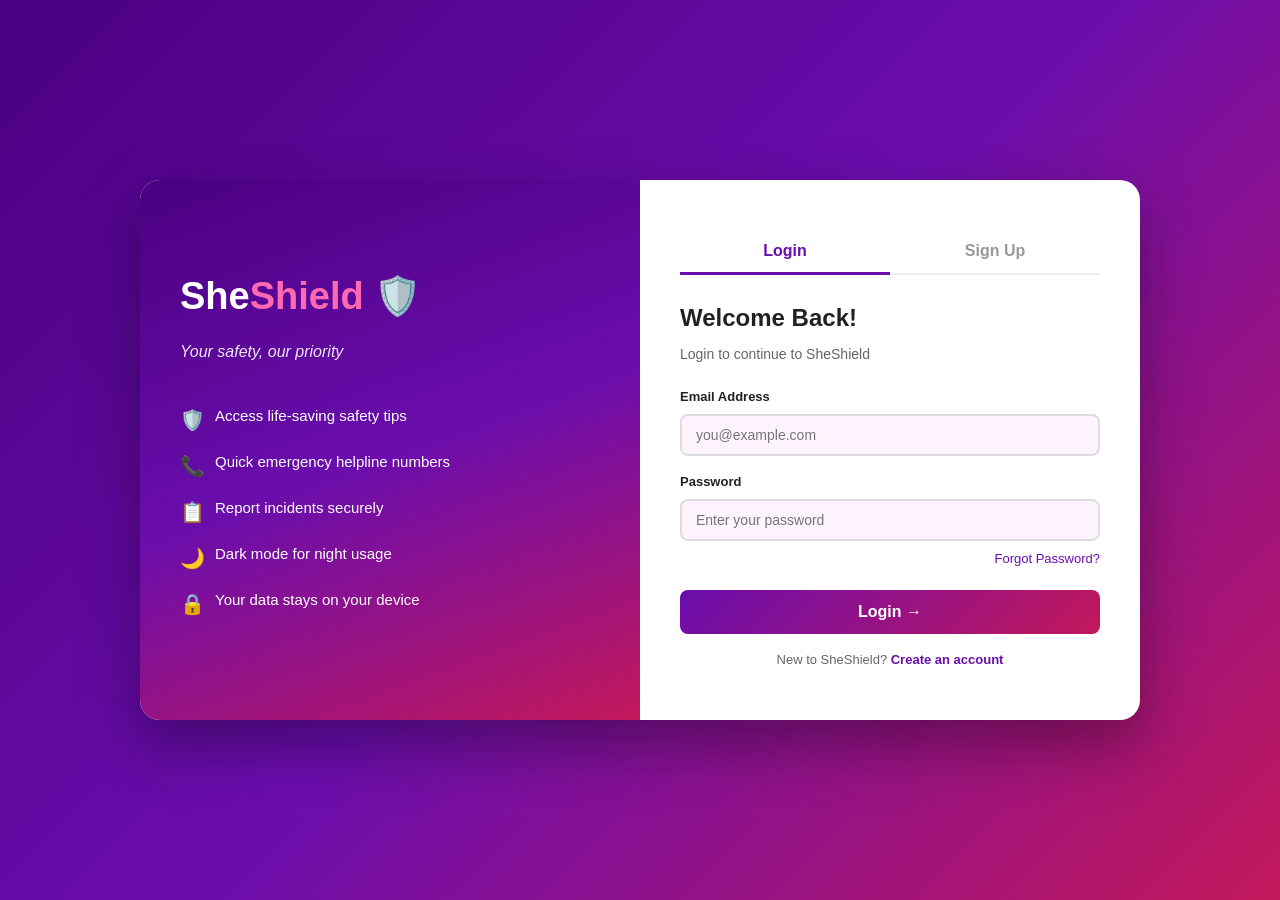
<file: index.html>
<!DOCTYPE html>
<html lang="en">
<head>
  <meta charset="UTF-8" />
  <meta name="viewport" content="width=device-width, initial-scale=1.0" />
  <title>SheShield - Home</title>
  <!-- Link to common stylesheet (served from public/) -->
  <link rel="stylesheet" href="style.css" />
</head>
<body>

  <!-- ==================== NAVBAR ==================== -->
  <nav class="navbar">
    <!-- Site brand name -->
    <div class="brand">She<span>Shield</span></div>

    <!-- Hamburger button (visible on mobile only) -->
    <button class="hamburger" id="hamburgerBtn">&#9776;</button>

    <!-- Navigation links -->
    <ul class="nav-links" id="navLinks">
      <li><a href="index.html">Home</a></li>
      <li><a href="tips.html">Safety Tips</a></li>
      <li><a href="emergency.html">Emergency Contacts</a></li>
      <li><a href="report.html">Report Incident</a></li>
      <li><a href="about.html">About</a></li>
      <li><a href="contact.html">Contact</a></li>
      <li><button class="dark-toggle" id="darkToggleBtn">🌙 Dark Mode</button></li>
      <li><span id="navUserName" style="color:#ffb6c1; font-size:14px; padding:6px 10px; background:rgba(255,255,255,0.1); border-radius:16px;"></span></li>
      <li><button onclick="ssLogout()" style="background:transparent; border:1px solid #ffb6c1; color:#ffb6c1; padding:6px 14px; border-radius:16px; cursor:pointer; font-family:inherit; font-size:13px;">Logout</button></li>
    </ul>
  </nav>
  <!-- ==================== END NAVBAR ==================== -->

  <!-- ==================== HERO SECTION ==================== -->
  <section class="hero">
    <h1>Welcome to <span>SheShield</span></h1>
    <p>Empowering women with safety knowledge, emergency contacts, and a platform to report incidents safely.</p>
    <!-- CTA button - scroll to features -->
    <a href="tips.html" class="btn">Explore Safety Tips</a>
    &nbsp;
    <a href="report.html" class="btn" style="background-color: var(--purple-dark);">Report Incident</a>
  </section>
  <!-- ==================== END HERO ==================== -->

  <!-- ==================== IMAGE PLACEHOLDER ==================== -->
  <!-- Replace the src="" with your actual image path -->
  <div class="container" style="text-align:center;">
    <div class="img-placeholder">
      <img src="home.png" alt="Women Safety Banner" />
    </div>
  </div>

  <!-- ==================== ABOUT SECTION ==================== -->
  <div class="container">
    <h2 class="section-title">What is SheShield?</h2>
    <p class="section-subtitle">A college project dedicated to women's safety awareness and support.</p>

    <!-- Information box -->
    <div class="info-box">
      <p>SheShield is a web-based platform that provides women with safety tips, emergency helpline numbers, and a way to report incidents anonymously. Our goal is to create awareness and help women stay safe.</p>
    </div>

    <!-- Feature cards -->
    <div class="cards-grid">
      <div class="card">
        <div class="card-icon">🛡️</div>
        <h3>Safety Tips</h3>
        <p>Learn practical safety tips for home, travel, and public places. Be prepared and stay aware.</p>
        <br/>
        <a href="tips.html" class="btn" style="font-size:0.85rem; padding:8px 18px;">Read Tips</a>
      </div>

      <div class="card">
        <div class="card-icon">📞</div>
        <h3>Emergency Contacts</h3>
        <p>Quick access to police, helplines, and emergency numbers. Save them before you need them.</p>
        <br/>
        <a href="emergency.html" class="btn" style="font-size:0.85rem; padding:8px 18px;">View Contacts</a>
      </div>

      <div class="card">
        <div class="card-icon">📋</div>
        <h3>Report Incident</h3>
        <p>Securely submit a report about any incident. Your information is stored safely on your device.</p>
        <br/>
        <a href="report.html" class="btn" style="font-size:0.85rem; padding:8px 18px;">Report Now</a>
      </div>
    </div>
  </div>

  <!-- ==================== STATS SECTION ==================== -->
  <!-- JS will animate these numbers on page load -->
  <div style="background-color: var(--purple); color: var(--white); padding: 40px 20px; text-align:center; margin-top:30px;" id="statsSection">
    <h2 style="margin-bottom:30px;">Our Impact</h2>
    <div style="display:flex; justify-content:center; gap:60px; flex-wrap:wrap;">
      <div>
        <div style="font-size:2.5rem; font-weight:bold; color:var(--pink);" id="stat1">0</div>
        <div style="font-size:0.95rem; opacity:0.85;">Women Helped</div>
      </div>
      <div>
        <div style="font-size:2.5rem; font-weight:bold; color:var(--pink);" id="stat2">0</div>
        <div style="font-size:0.95rem; opacity:0.85;">Safety Tips</div>
      </div>
      <div>
        <div style="font-size:2.5rem; font-weight:bold; color:var(--pink);" id="stat3">0</div>
        <div style="font-size:0.95rem; opacity:0.85;">Emergency Contacts</div>
      </div>
    </div>
  </div>

  <!-- ==================== SECOND IMAGE PLACEHOLDER ==================== -->
  <div class="container" style="text-align:center;">
    <h2 class="section-title">Awareness Campaigns</h2>
    <p class="section-subtitle">We run awareness sessions and campaigns across colleges.</p>
    <div class="img-placeholder">
      <img src="https://sidecar.ai/hubfs/Imported_Blog_Media/nonprofit-awarness-campaign-e1662491303266.png" alt="Awareness Campaign" />
    </div>
  </div>

  <!-- ==================== FOOTER ==================== -->
  <footer>
    <p>&copy; 2026 SheShield - Women Safety Project</p>
    <p>Second Semester College Project | Designed for Awareness</p>
    <div class="footer-links">
      <a href="index.html">Home</a>
      <a href="tips.html">Safety Tips</a>
      <a href="emergency.html">Emergency</a>
      <a href="report.html">Report</a>
      <a href="about.html">About</a>
      <a href="contact.html">Contact</a>
    </div>
  </footer>
  <!-- ==================== END FOOTER ==================== -->

  <!-- Link to common JavaScript file (served from public/) -->
  <script src="script.js"></script>

</body>
</html>
</file>
<file: style.css>
/* ===========================================
   SheShield - Common Stylesheet
   Author: Student Project
   Purpose: Shared styles for all pages
   =========================================== */

/* --- CSS Variables for easy color management --- */
:root {
  --purple: #6a0dad;
  --purple-light: #9b59b6;
  --purple-dark: #4a0080;
  --pink: #ff69b4;
  --pink-light: #ffb6c1;
  --white: #ffffff;
  --bg-light: #fdf4ff;
  --text-dark: #222222;
  --text-muted: #666666;
  --border: #ddd;
  --shadow: rgba(106, 13, 173, 0.15);
}

/* --- Dark Mode Variables --- */
body.dark-mode {
  --white: #1a1a2e;
  --bg-light: #16213e;
  --text-dark: #f0f0f0;
  --text-muted: #aaaaaa;
  --border: #444;
  --shadow: rgba(0, 0, 0, 0.4);
}

/* --- Reset & Base Styles --- */
* {
  margin: 0;
  padding: 0;
  box-sizing: border-box;
}

body {
  font-family: Arial, sans-serif;
  background-color: var(--bg-light);
  color: var(--text-dark);
  line-height: 1.6;
  transition: background-color 0.3s, color 0.3s;
}

a {
  text-decoration: none;
  color: inherit;
}

ul {
  list-style: none;
}

/* ===========================================
   NAVBAR
   =========================================== */
.navbar {
  background-color: var(--purple);
  padding: 0 30px;
  display: flex;
  align-items: center;
  justify-content: space-between;
  position: sticky;
  top: 0;
  z-index: 100;
  box-shadow: 0 2px 8px var(--shadow);
}

/* Site logo/brand name */
.navbar .brand {
  color: var(--white);
  font-size: 1.6rem;
  font-weight: bold;
  padding: 15px 0;
  letter-spacing: 1px;
}

.navbar .brand span {
  color: var(--pink);
}

/* Nav links */
.nav-links {
  display: flex;
  align-items: center;
  gap: 5px;
}

.nav-links li a {
  color: var(--white);
  padding: 10px 14px;
  border-radius: 4px;
  font-size: 0.95rem;
  transition: background-color 0.2s;
  display: block;
}

.nav-links li a:hover,
.nav-links li a.active {
  background-color: var(--pink);
  color: var(--white);
}

/* Dark mode toggle button */
.dark-toggle {
  background-color: var(--pink);
  color: var(--white);
  border: none;
  padding: 8px 14px;
  border-radius: 20px;
  cursor: pointer;
  font-size: 0.85rem;
  font-weight: bold;
  transition: background-color 0.2s;
}

.dark-toggle:hover {
  background-color: var(--purple-light);
}

/* Mobile hamburger (simple) */
.hamburger {
  display: none;
  font-size: 1.5rem;
  color: var(--white);
  cursor: pointer;
  background: none;
  border: none;
}

/* ===========================================
   HERO SECTION (used on Home page)
   =========================================== */
.hero {
  background: linear-gradient(135deg, var(--purple), var(--purple-light));
  color: var(--white);
  text-align: center;
  padding: 60px 20px;
}

.hero h1 {
  font-size: 2.8rem;
  margin-bottom: 15px;
}

.hero h1 span {
  color: var(--pink);
}

.hero p {
  font-size: 1.15rem;
  max-width: 600px;
  margin: 0 auto 25px;
  opacity: 0.9;
}

/* CTA Button */
.btn {
  display: inline-block;
  background-color: var(--pink);
  color: var(--white);
  padding: 12px 28px;
  border-radius: 25px;
  font-size: 1rem;
  font-weight: bold;
  border: none;
  cursor: pointer;
  transition: background-color 0.2s, transform 0.1s;
}

.btn:hover {
  background-color: var(--purple-dark);
  transform: scale(1.03);
}

.btn:active {
  transform: scale(0.98);
}

/* ===========================================
   IMAGE PLACEHOLDER BOX
   (Leave this box — add your own image src)
   =========================================== */
.img-placeholder {
  width: 100%;
  max-width: 450px;
  height: 250px;
  background-color: var(--pink-light);
  border: 2px dashed var(--purple);
  border-radius: 10px;
  display: flex;
  align-items: center;
  justify-content: center;
  color: var(--purple);
  font-size: 1rem;
  margin: 20px auto;
  overflow: hidden;
}

/* If a real <img> is inside the placeholder */
.img-placeholder img {
  width: 100%;
  height: 100%;
  object-fit: cover;
  border-radius: 8px;
}

/* ===========================================
   MAIN CONTENT WRAPPER
   =========================================== */
.container {
  max-width: 1000px;
  margin: 0 auto;
  padding: 30px 20px;
}

/* Section titles */
.section-title {
  font-size: 1.8rem;
  color: var(--purple);
  margin-bottom: 10px;
  border-left: 5px solid var(--pink);
  padding-left: 12px;
}

.section-subtitle {
  color: var(--text-muted);
  margin-bottom: 25px;
  font-size: 1rem;
}

/* ===========================================
   CARDS (used on Tips, About, etc.)
   =========================================== */
.cards-grid {
  display: grid;
  grid-template-columns: repeat(auto-fit, minmax(250px, 1fr));
  gap: 20px;
  margin-top: 20px;
}

.card {
  background-color: var(--white);
  border: 1px solid var(--border);
  border-radius: 10px;
  padding: 20px;
  box-shadow: 0 3px 10px var(--shadow);
  transition: transform 0.2s;
}

.card:hover {
  transform: translateY(-4px);
}

.card h3 {
  color: var(--purple);
  margin-bottom: 8px;
  font-size: 1.1rem;
}

.card p {
  color: var(--text-muted);
  font-size: 0.93rem;
}

.card .card-icon {
  font-size: 2rem;
  margin-bottom: 10px;
}

/* ===========================================
   FORMS
   =========================================== */
.form-section {
  background-color: var(--white);
  border-radius: 10px;
  padding: 30px;
  box-shadow: 0 3px 10px var(--shadow);
  max-width: 600px;
  margin: 0 auto;
}

.form-group {
  margin-bottom: 18px;
}

.form-group label {
  display: block;
  margin-bottom: 6px;
  font-weight: bold;
  color: var(--purple);
  font-size: 0.95rem;
}

.form-group input,
.form-group textarea,
.form-group select {
  width: 100%;
  padding: 10px 14px;
  border: 1px solid var(--border);
  border-radius: 6px;
  font-size: 0.95rem;
  background-color: var(--bg-light);
  color: var(--text-dark);
  transition: border-color 0.2s;
}

.form-group input:focus,
.form-group textarea:focus,
.form-group select:focus {
  outline: none;
  border-color: var(--purple);
}

.form-group textarea {
  resize: vertical;
  min-height: 100px;
}

/* Error message below fields */
.error-msg {
  color: red;
  font-size: 0.82rem;
  margin-top: 4px;
  display: none; /* shown by JS when needed */
}

/* Submit button */
.submit-btn {
  width: 100%;
  background-color: var(--purple);
  color: var(--white);
  padding: 12px;
  border: none;
  border-radius: 6px;
  font-size: 1rem;
  font-weight: bold;
  cursor: pointer;
  transition: background-color 0.2s;
}

.submit-btn:hover {
  background-color: var(--purple-dark);
}

/* ===========================================
   ALERT / SUCCESS MESSAGE (shown by JS)
   =========================================== */
.alert-box {
  padding: 14px 20px;
  border-radius: 6px;
  margin: 15px 0;
  font-weight: bold;
  display: none; /* JS will show/hide this */
}

.alert-box.success {
  background-color: #d4edda;
  color: #155724;
  border: 1px solid #c3e6cb;
}

.alert-box.error {
  background-color: #f8d7da;
  color: #721c24;
  border: 1px solid #f5c6cb;
}

/* ===========================================
   EMERGENCY CONTACTS PAGE
   =========================================== */
.contact-card {
  background-color: var(--white);
  border-left: 5px solid var(--pink);
  border-radius: 8px;
  padding: 18px 22px;
  margin-bottom: 16px;
  box-shadow: 0 2px 8px var(--shadow);
  display: flex;
  align-items: center;
  gap: 20px;
}

.contact-card .contact-icon {
  font-size: 2rem;
  min-width: 45px;
  text-align: center;
}

.contact-card h3 {
  color: var(--purple);
  font-size: 1.1rem;
  margin-bottom: 3px;
}

.contact-card p {
  color: var(--text-muted);
  font-size: 0.9rem;
}

.contact-card .phone-num {
  font-size: 1.3rem;
  font-weight: bold;
  color: var(--purple-dark);
  margin-top: 5px;
}

/* ===========================================
   ABOUT PAGE - Team section
   =========================================== */
.team-card {
  text-align: center;
  background-color: var(--white);
  border-radius: 10px;
  padding: 25px 15px;
  box-shadow: 0 3px 10px var(--shadow);
}

.team-card .team-img-placeholder {
  width: 120px;
  height: 120px;
  background-color: var(--pink-light);
  border: 2px dashed var(--purple);
  border-radius: 50%;
  margin: 0 auto 15px;
  display: flex;
  align-items: center;
  justify-content: center;
  color: var(--purple);
  font-size: 0.75rem;
  overflow: hidden;
}

.team-card .team-img-placeholder img {
  width: 100%;
  height: 100%;
  object-fit: cover;
  border-radius: 50%;
}

.team-card h3 {
  color: var(--purple);
  margin-bottom: 4px;
}

.team-card p {
  color: var(--text-muted);
  font-size: 0.88rem;
}

/* ===========================================
   INFO BOX (used on various pages)
   =========================================== */
.info-box {
  background-color: var(--pink-light);
  border-radius: 8px;
  padding: 18px 22px;
  margin: 20px 0;
  border-left: 4px solid var(--purple);
}

body.dark-mode .info-box {
  background-color: #2d1b3d;
}

.info-box p {
  color: var(--text-dark);
  font-size: 0.95rem;
}

/* ===========================================
   FOOTER
   =========================================== */
footer {
  background-color: var(--purple-dark);
  color: var(--white);
  text-align: center;
  padding: 25px 20px;
  margin-top: 40px;
}

footer p {
  font-size: 0.9rem;
  opacity: 0.85;
  margin-bottom: 6px;
}

footer .footer-links {
  display: flex;
  justify-content: center;
  gap: 20px;
  flex-wrap: wrap;
  margin-top: 10px;
}

footer .footer-links a {
  color: var(--pink-light);
  font-size: 0.88rem;
  transition: color 0.2s;
}

footer .footer-links a:hover {
  color: var(--pink);
}

/* ===========================================
   SAVED REPORTS TABLE (Report page)
   =========================================== */
.reports-table {
  width: 100%;
  border-collapse: collapse;
  margin-top: 20px;
  background-color: var(--white);
  border-radius: 8px;
  overflow: hidden;
  box-shadow: 0 3px 10px var(--shadow);
}

.reports-table th {
  background-color: var(--purple);
  color: var(--white);
  padding: 12px 15px;
  text-align: left;
  font-size: 0.9rem;
}

.reports-table td {
  padding: 10px 15px;
  border-bottom: 1px solid var(--border);
  font-size: 0.9rem;
  color: var(--text-dark);
}

.reports-table tr:last-child td {
  border-bottom: none;
}

.reports-table tr:hover td {
  background-color: var(--bg-light);
}

/* ===========================================
   PAGE HEADER BANNER (for inner pages)
   =========================================== */
.page-header {
  background: linear-gradient(135deg, var(--purple), var(--purple-light));
  color: var(--white);
  text-align: center;
  padding: 40px 20px;
}

.page-header h1 {
  font-size: 2rem;
  margin-bottom: 8px;
}

.page-header p {
  font-size: 1rem;
  opacity: 0.9;
}

/* ===========================================
   RESPONSIVE DESIGN (Mobile)
   =========================================== */
@media (max-width: 768px) {
  /* Hide nav links on small screens */
  .nav-links {
    display: none;
    flex-direction: column;
    width: 100%;
    background-color: var(--purple-dark);
    padding: 10px 0;
  }

  /* When hamburger is clicked, show links */
  .nav-links.open {
    display: flex;
  }

  .navbar {
    flex-wrap: wrap;
    padding: 0 15px;
  }

  .hamburger {
    display: block;
  }

  .hero h1 {
    font-size: 1.8rem;
  }

  .section-title {
    font-size: 1.4rem;
  }

  .contact-card {
    flex-direction: column;
    text-align: center;
  }

  .reports-table th,
  .reports-table td {
    font-size: 0.78rem;
    padding: 8px 10px;
  }
}
</file>
